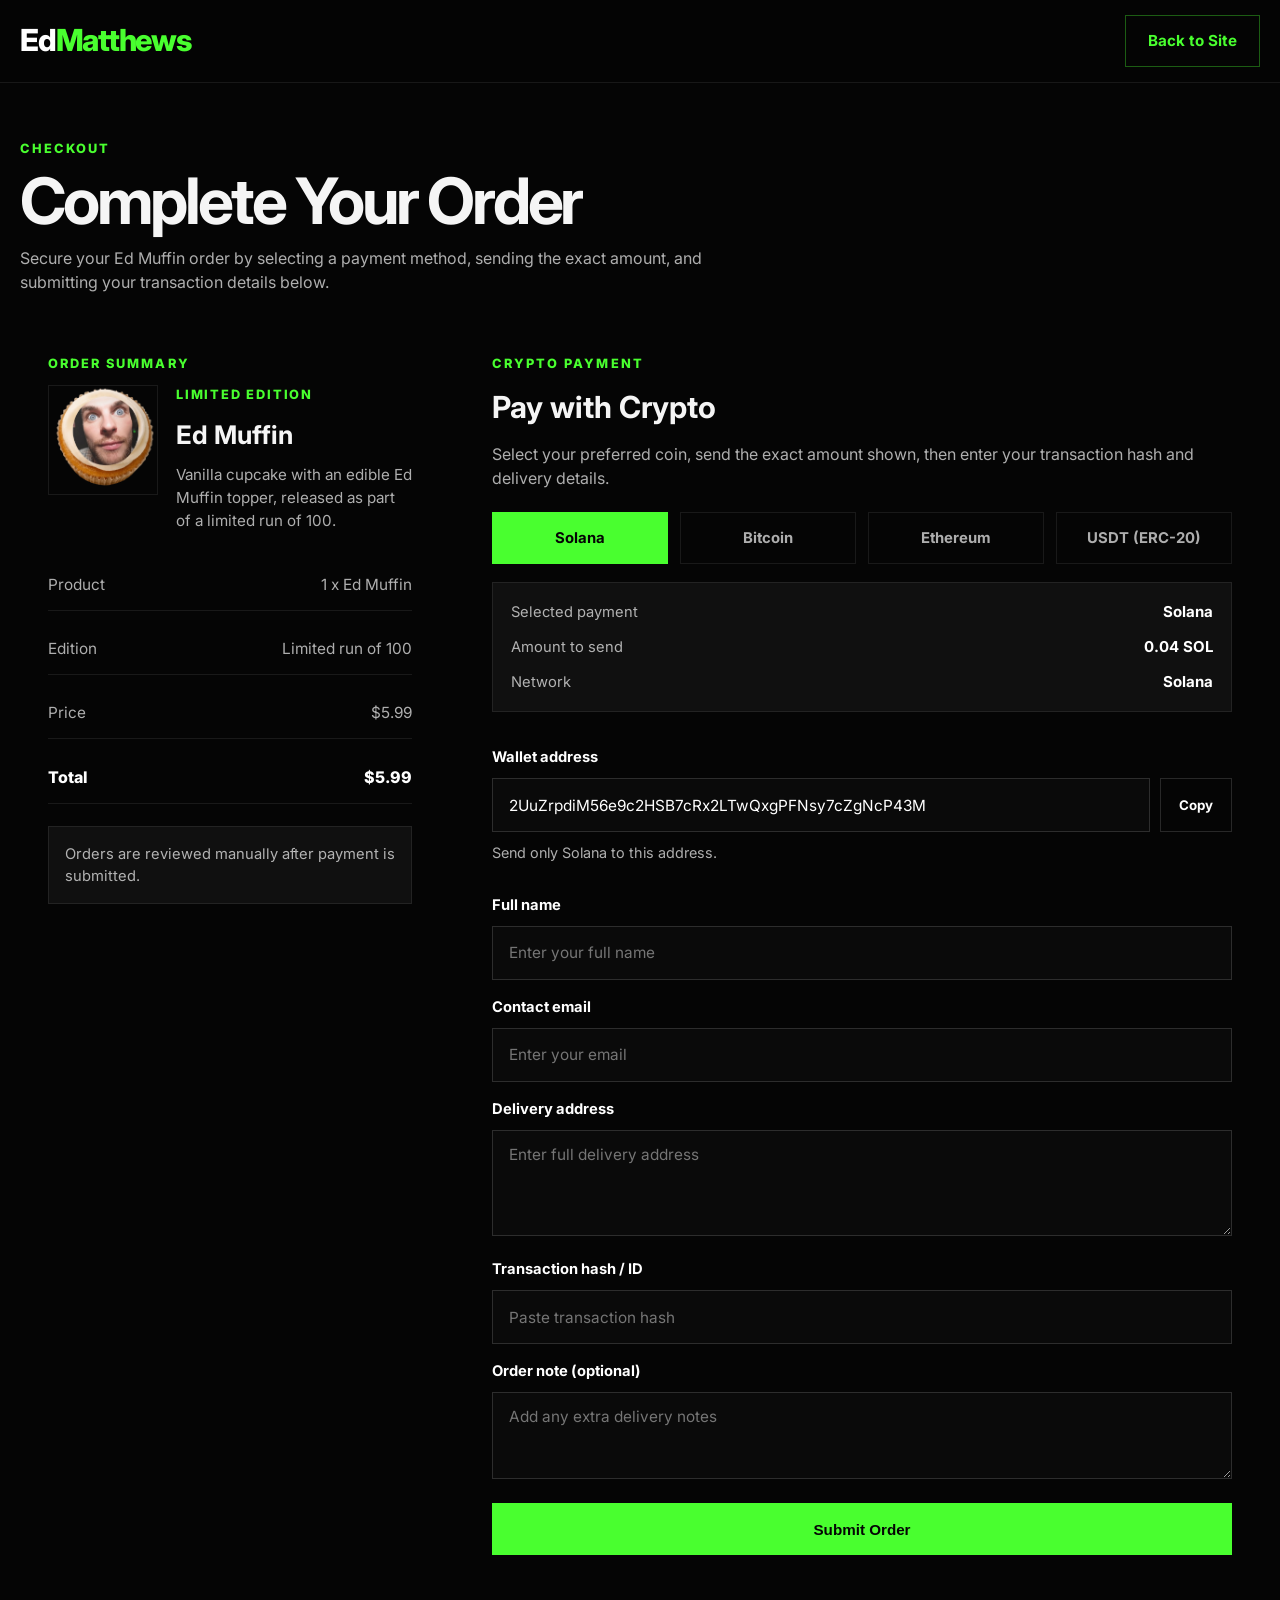
<file: checkout.html>
<!DOCTYPE html>
<html lang="en">
<head>
  <meta charset="UTF-8" />
  <meta name="viewport" content="width=device-width, initial-scale=1.0" />
  <title>Checkout | Ed Muffin</title>
  <meta name="description" content="Complete your Ed Muffin order with crypto payment." />
  <link rel="preconnect" href="https://fonts.googleapis.com">
  <link rel="preconnect" href="https://fonts.gstatic.com" crossorigin>
  <link href="https://fonts.googleapis.com/css2?family=Inter:wght@400;500;600;700;800&display=swap" rel="stylesheet">
  <link rel="stylesheet" href="style.css" />
</head>
<body>
  <header class="site-header">
    <div class="container header-inner">
      <a href="index.html" class="brand">Ed<span>Matthews</span></a>
      <div class="header-actions">
        <a class="header-cta" href="index.html">Back to Site</a>
      </div>
    </div>
  </header>

  <main class="checkout-page">
    <div class="container">
      <div class="checkout-topbar">
        <p class="eyebrow">CHECKOUT</p>
        <h1>Complete Your Order</h1>
        <p class="checkout-intro">
          Secure your Ed Muffin order by selecting a payment method, sending the exact amount, and submitting your transaction details below.
        </p>
      </div>

      <div class="checkout-grid">
        <section class="checkout-card order-summary">
          <p class="eyebrow">ORDER SUMMARY</p>

          <div class="summary-product">
            <img src="assets/cupcake.png" alt="Ed Muffin cupcake" class="checkout-product-image" />
            <div class="summary-product-copy">
              <p class="product-tag">Limited Edition</p>
              <h2>Ed Muffin</h2>
              <p class="summary-description">
                Vanilla cupcake with an edible Ed Muffin topper, released as part of a limited run of 100.
              </p>
            </div>
          </div>

          <div class="summary-lines">
            <div class="summary-row">
              <span>Product</span>
              <span>1 x Ed Muffin</span>
            </div>
            <div class="summary-row">
              <span>Edition</span>
              <span>Limited run of 100</span>
            </div>
            <div class="summary-row">
              <span>Price</span>
              <span>$5.99</span>
            </div>
            <div class="summary-row total-row">
              <span>Total</span>
              <span>$5.99</span>
            </div>
          </div>

          <div class="checkout-note-box">
            <p>Orders are reviewed manually after payment is submitted.</p>
          </div>
        </section>

        <section class="checkout-card payment-card">
          <p class="eyebrow">CRYPTO PAYMENT</p>
          <h2>Pay with Crypto</h2>
          <p class="payment-instructions">
            Select your preferred coin, send the exact amount shown, then enter your transaction hash and delivery details.
          </p>

          <div class="payment-methods">
            <button type="button" class="payment-method active" data-coin="sol">Solana</button>
            <button type="button" class="payment-method" data-coin="btc">Bitcoin</button>
            <button type="button" class="payment-method" data-coin="eth">Ethereum</button>
            <button type="button" class="payment-method" data-coin="usdt">USDT (ERC-20)</button>
          </div>

          <div class="payment-details-box">
            <div class="payment-detail-row">
              <span class="detail-label">Selected payment</span>
              <span class="detail-value" id="selectedCoinLabel">Solana</span>
            </div>
            <div class="payment-detail-row">
              <span class="detail-label">Amount to send</span>
              <span class="detail-value" id="selectedAmount">0.04 SOL</span>
            </div>
            <div class="payment-detail-row">
              <span class="detail-label">Network</span>
              <span class="detail-value" id="selectedNetwork">Solana</span>
            </div>
          </div>

          <label for="walletAddress" class="field-label">Wallet address</label>
          <div class="wallet-box">
            <input id="walletAddress" type="text" readonly />
            <button type="button" id="copyWalletBtn" class="small-btn">Copy</button>
          </div>

          <p class="wallet-note" id="walletNote">
            Send only Solana to this address.
          </p>

          <form
            id="paymentForm"
            class="payment-form"
            action="https://formspree.io/f/xojykazl"
            method="POST"
          >
            <input type="hidden" name="_subject" value="New Ed Muffin Order" />
            <input type="hidden" name="_replyto" id="replyToField" value="" />
            <input type="hidden" name="_template" value="table" />
            <input type="text" name="_gotcha" style="display:none" tabindex="-1" autocomplete="off" />

            <label class="field-label" for="fullName">Full name</label>
            <input type="text" id="fullName" name="fullName" placeholder="Enter your full name" required />

            <label class="field-label" for="email">Contact email</label>
            <input type="email" id="email" name="email" placeholder="Enter your email" required />

            <label class="field-label" for="customerAddress">Delivery address</label>
            <textarea id="customerAddress" name="customerAddress" placeholder="Enter full delivery address" rows="4" required></textarea>

            <label class="field-label" for="txid">Transaction hash / ID</label>
            <input type="text" id="txid" name="txid" placeholder="Paste transaction hash" required />

            <label class="field-label" for="orderNote">Order note (optional)</label>
            <textarea id="orderNote" name="orderNote" placeholder="Add any extra delivery notes" rows="3"></textarea>

            <input type="hidden" id="selectedCoinInput" name="selectedCoin" value="Solana" />
            <input type="hidden" id="selectedAmountInput" name="selectedAmount" value="0.04 SOL" />

            <button type="submit" class="btn btn-primary btn-full">Submit Order</button>
          </form>
        </section>
      </div>
    </div>
  </main>

  <script src="script.js"></script>
</body>
</html>
</file>
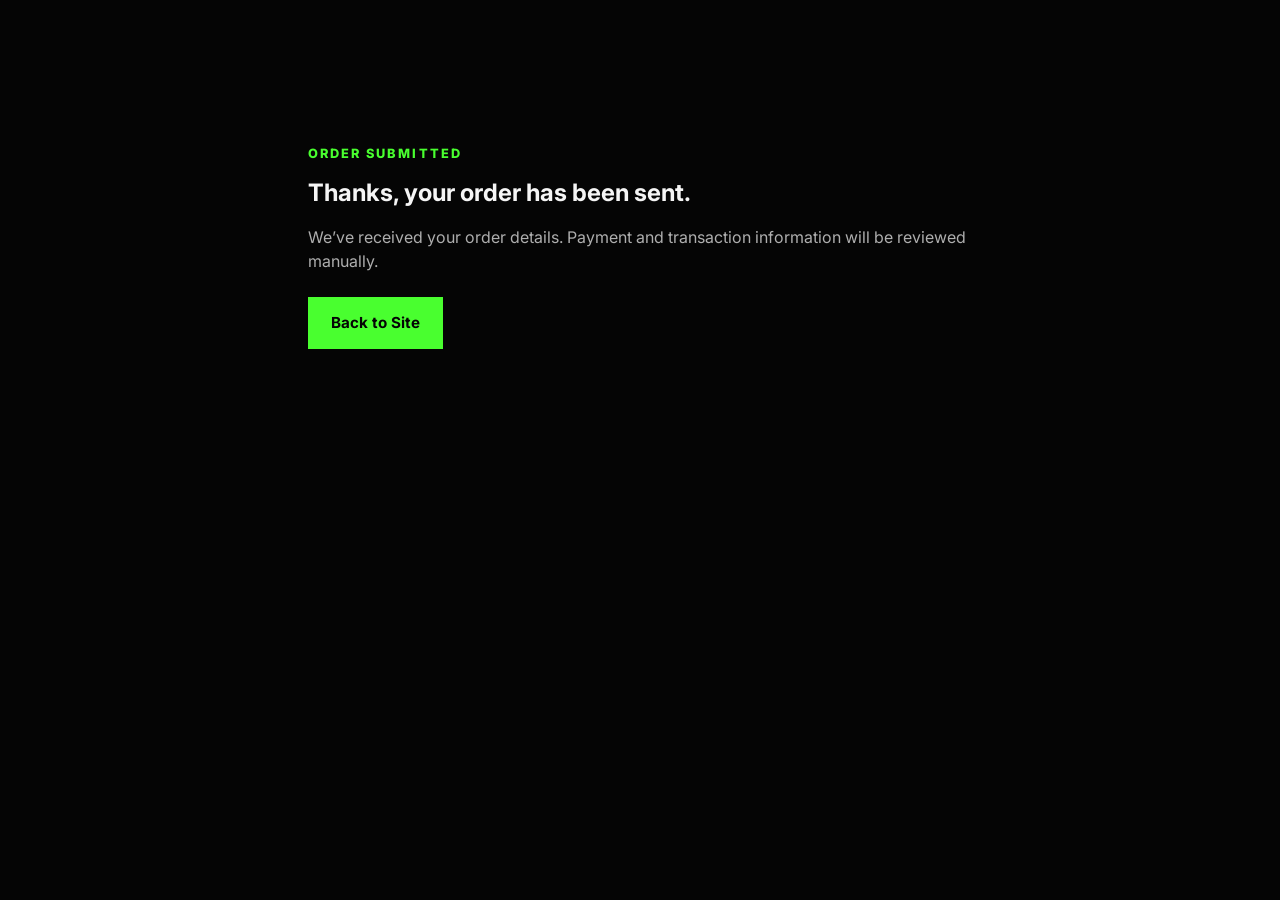
<file: thank-you.html>
<!DOCTYPE html>
<html lang="en">
<head>
  <meta charset="UTF-8" />
  <meta name="viewport" content="width=device-width, initial-scale=1.0" />
  <title>Order Submitted</title>
  <meta name="description" content="Your Ed Muffin order has been submitted." />
  <link rel="preconnect" href="https://fonts.googleapis.com">
  <link rel="preconnect" href="https://fonts.gstatic.com" crossorigin>
  <link href="https://fonts.googleapis.com/css2?family=Inter:wght@400;500;600;700;800&display=swap" rel="stylesheet">
  <link rel="stylesheet" href="style.css" />
</head>
<body>
  <main class="checkout-page">
    <div class="container">
      <section class="checkout-card" style="max-width: 720px; margin: 60px auto;">
        <p class="eyebrow">ORDER SUBMITTED</p>
        <h1 style="margin-bottom: 14px;">Thanks, your order has been sent.</h1>
        <p class="checkout-intro" style="margin-bottom: 24px;">
          We’ve received your order details. Payment and transaction information will be reviewed manually.
        </p>
        <a href="index.html" class="btn btn-primary">Back to Site</a>
      </section>
    </div>
  </main>
</body>
</html>
</file>
<file: style.css>
* {
  margin: 0;
  padding: 0;
  box-sizing: border-box;
}

iframe {
  width: 100%;
  height: 100%;
  border: 0;
  display: block;
}

:root {
  --bg: #050505;
  --panel: #0c0c0c;
  --panel-2: #101010;
  --line: rgba(255, 255, 255, 0.08);
  --line-strong: rgba(255, 255, 255, 0.14);
  --text: #f5f5f5;
  --muted: rgba(255, 255, 255, 0.68);
  --muted-2: rgba(255, 255, 255, 0.48);
  --accent: #49ff2f;
  --accent-soft: rgba(73, 255, 47, 0.12);
  --shadow: 0 12px 40px rgba(0, 0, 0, 0.35);
  --max-width: 1320px;
  --radius: 0px;
}

html {
  scroll-behavior: smooth;
}

body {
  font-family: "Inter", sans-serif;
  background: var(--bg);
  color: var(--text);
  line-height: 1.5;
  -webkit-font-smoothing: antialiased;
}

a {
  color: inherit;
  text-decoration: none;
}

img {
  max-width: 100%;
  display: block;
}

.container {
  width: min(100% - 40px, var(--max-width));
  margin: 0 auto;
}

.site-header {
  position: sticky;
  top: 0;
  z-index: 1000;
  backdrop-filter: blur(16px);
  background: rgba(5, 5, 5, 0.85);
  border-bottom: 1px solid var(--line);
}

.header-inner {
  min-height: 82px;
  display: flex;
  align-items: center;
  justify-content: space-between;
  gap: 20px;
}

.brand {
  font-size: 1.9rem;
  font-weight: 800;
  letter-spacing: -0.04em;
  color: #fff;
}

.brand span {
  color: var(--accent);
}

.nav {
  display: flex;
  align-items: center;
  gap: 32px;
}

.nav a {
  color: var(--muted);
  font-weight: 600;
  font-size: 0.95rem;
  transition: color 0.2s ease;
}

.nav a:hover {
  color: #fff;
}

.header-actions {
  display: flex;
  align-items: center;
  gap: 14px;
}

.header-cta,
.btn {
  display: inline-flex;
  align-items: center;
  justify-content: center;
  min-height: 52px;
  padding: 0 22px;
  font-weight: 700;
  font-size: 0.95rem;
  border: 1px solid transparent;
  transition: all 0.2s ease;
  cursor: pointer;
}

.header-cta {
  background: transparent;
  border-color: rgba(73, 255, 47, 0.35);
  color: var(--accent);
}

.header-cta:hover {
  background: var(--accent);
  color: #050505;
}

.menu-toggle {
  display: none;
  background: transparent;
  border: 1px solid var(--line);
  color: #fff;
  width: 48px;
  height: 48px;
  font-size: 1.2rem;
  cursor: pointer;
}

.hero {
  padding: 88px 0 56px;
  border-bottom: 1px solid var(--line);
}

.hero-grid {
  display: grid;
  grid-template-columns: 1.1fr 1fr;
  gap: 48px;
  align-items: center;
}

.status-row {
  display: inline-flex;
  align-items: center;
  gap: 10px;
  margin-bottom: 18px;
  color: var(--muted);
  font-size: 0.85rem;
  font-weight: 700;
  text-transform: uppercase;
  letter-spacing: 0.14em;
}

.live-dot {
  width: 10px;
  height: 10px;
  background: var(--accent);
  border-radius: 50%;
  box-shadow: 0 0 14px rgba(73, 255, 47, 0.8);
}

.hero h1 {
  font-size: clamp(3rem, 7vw, 6rem);
  line-height: 0.94;
  letter-spacing: -0.06em;
  margin-bottom: 18px;
}

.hero-subtitle {
  font-size: 1.2rem;
  color: #fff;
  max-width: 620px;
  margin-bottom: 14px;
  font-weight: 600;
}

.hero-description {
  color: var(--muted);
  max-width: 620px;
  font-size: 1rem;
  margin-bottom: 28px;
}

.hero-buttons {
  display: flex;
  flex-wrap: wrap;
  gap: 14px;
  margin-bottom: 34px;
}

.btn-primary {
  background: var(--accent);
  color: #050505;
}

.btn-primary:hover {
  transform: translateY(-2px);
  box-shadow: 0 10px 24px rgba(73, 255, 47, 0.18);
}

.btn-secondary {
  background: transparent;
  border-color: var(--line-strong);
  color: #fff;
}

.btn-secondary:hover {
  border-color: rgba(255, 255, 255, 0.22);
  background: rgba(255, 255, 255, 0.03);
}

.hero-stats {
  display: grid;
  grid-template-columns: repeat(3, minmax(0, 1fr));
  gap: 14px;
}

.stat-card {
  background: var(--panel);
  border: 1px solid var(--line);
  padding: 20px;
}

.stat-value {
  display: block;
  font-size: 1.3rem;
  font-weight: 800;
  margin-bottom: 6px;
}

.stat-label {
  display: block;
  font-size: 0.9rem;
  color: var(--muted);
}

.hero-image-wrap {
  position: relative;
  min-height: 520px;
  display: flex;
  align-items: center;
  justify-content: center;
}

.hero-glow {
  position: absolute;
  inset: 12% 12%;
  background: radial-gradient(circle, rgba(73, 255, 47, 0.18) 0%, rgba(73, 255, 47, 0.04) 55%, transparent 78%);
  filter: blur(26px);
  pointer-events: none;
}

.hero-image {
  position: relative;
  z-index: 2;
  width: auto;
  max-width: 100%;
  max-height: 580px;
  object-fit: contain;
  object-position: center;
  margin: 0 auto;
}

.about-strip,
.links-section,
.clips-section,
.cupcake-section {
  padding: 88px 0;
}

.about-card,
.link-card,
.clip-card {
  overflow: hidden;
  display: flex;
  flex-direction: column;
}

.clip-embed {
  position: relative;
  aspect-ratio: 16 / 9;
  background: #090909;
  border-bottom: 1px solid var(--line);
  overflow: hidden;
}

.clip-video {
  width: 100%;
  height: 100%;
  display: block;
  object-fit: cover;
  background: #090909;
}

.about-card {
  padding: 34px;
}

.about-header {
  display: flex;
  justify-content: space-between;
  align-items: flex-start;
  gap: 20px;
  margin-bottom: 22px;
}

.eyebrow {
  color: var(--accent);
  font-size: 0.8rem;
  font-weight: 800;
  text-transform: uppercase;
  letter-spacing: 0.16em;
  margin-bottom: 12px;
}

.about-card h2,
.section-heading h2,
.cupcake-copy h2 {
  font-size: clamp(2rem, 4vw, 3.4rem);
  line-height: 1;
  letter-spacing: -0.05em;
}

.followers {
  color: var(--accent);
  font-weight: 800;
  font-size: 1rem;
  white-space: nowrap;
}

.about-description {
  max-width: 880px;
  color: var(--muted);
  font-size: 1.08rem;
}

.section-heading {
  margin-bottom: 30px;
}

.section-subtext {
  color: var(--muted);
  max-width: 620px;
  margin-top: 16px;
  font-size: 1rem;
}

.links-grid {
  display: grid;
  grid-template-columns: repeat(5, minmax(0, 1fr));
  gap: 16px;
}

.link-card {
  padding: 22px;
  min-height: 140px;
  display: flex;
  flex-direction: column;
  justify-content: space-between;
  transition: transform 0.2s ease, border-color 0.2s ease, background 0.2s ease;
}

.link-card:hover {
  transform: translateY(-3px);
  border-color: rgba(73, 255, 47, 0.26);
  background: var(--panel-2);
}

.link-icon {
  width: 52px;
  height: 52px;
  display: grid;
  place-items: center;
  background: var(--accent-soft);
  color: var(--accent);
  font-size: 1.15rem;
  border: 1px solid rgba(73, 255, 47, 0.18);
  margin-bottom: 18px;
}

.link-copy h3 {
  font-size: 1.08rem;
  margin-bottom: 6px;
}

.link-copy p {
  color: var(--muted);
  font-size: 0.92rem;
  word-break: break-word;
}

.link-arrow {
  margin-top: 18px;
  color: var(--muted-2);
  font-size: 1rem;
}

.clips-grid {
  display: grid;
  grid-template-columns: repeat(3, minmax(0, 1fr));
  gap: 20px;
}

.clip-card {
  overflow: hidden;
}

.clip-embed {
  aspect-ratio: 16 / 9;
  background: #090909;
  border-bottom: 1px solid var(--line);
}

.clip-embed video {
  width: 100%;
  height: 100%;
  object-fit: cover;
  display: block;
  background: #000;
}

.placeholder-embed {
  display: grid;
  place-items: center;
  color: var(--muted-2);
  font-weight: 600;
  font-size: 0.95rem;
}

.clip-copy {
  padding: 22px;
}

.clip-copy h3 {
  font-size: 1.1rem;
  margin-bottom: 10px;
}

.clip-copy p {
  color: var(--muted);
  font-size: 0.96rem;
}

.cupcake-grid {
  display: grid;
  grid-template-columns: 1fr 460px;
  gap: 32px;
  align-items: center;
}

.cupcake-text {
  color: var(--muted);
  font-size: 1.05rem;
  max-width: 620px;
  margin: 18px 0 24px;
}

.product-actions {
  display: flex;
  gap: 14px;
  flex-wrap: wrap;
}

.product-card {
  overflow: hidden;
}

.product-image {
  width: 100%;
  aspect-ratio: 1 / 1;
  object-fit: cover;
  border-bottom: 1px solid var(--line);
}

.product-info {
  padding: 24px;
}

.product-tag {
  color: var(--accent);
  font-size: 0.8rem;
  font-weight: 800;
  text-transform: uppercase;
  letter-spacing: 0.14em;
  margin-bottom: 12px;
}

.product-info h3 {
  font-size: 1.5rem;
  margin-bottom: 8px;
}

.price {
  font-size: 1.2rem;
  font-weight: 800;
  margin-bottom: 12px;
}

.product-description {
  color: var(--muted);
  margin-bottom: 22px;
}

.btn-full {
  width: 100%;
}

.product-alerts {
  display: flex;
  flex-direction: column;
  gap: 12px;
  margin-bottom: 28px;
}

.alert-pill {
  display: inline-flex;
  align-items: center;
  gap: 10px;
  width: fit-content;
  min-height: 42px;
  padding: 0 16px;
  background: var(--panel);
  border: 1px solid var(--line);
  color: var(--muted);
  font-size: 0.92rem;
  font-weight: 600;
}

.alert-strong {
  color: #fff;
  border-color: rgba(73, 255, 47, 0.28);
}

.alert-muted {
  color: var(--muted);
}

.pulse-dot {
  width: 10px;
  height: 10px;
  background: var(--accent);
  border-radius: 50%;
  box-shadow: 0 0 10px rgba(73, 255, 47, 0.75);
  animation: pulseDot 1.8s infinite;
}

.sound-btn {
  min-height: 48px;
  padding: 0 16px;
  background: transparent;
  border: 1px solid var(--line-strong);
  color: var(--muted);
  font-weight: 600;
  font-size: 0.9rem;
  cursor: pointer;
  transition: all 0.2s ease;
}

.sound-btn:hover {
  border-color: rgba(73, 255, 47, 0.4);
  color: #fff;
}

.sound-btn.active {
  border-color: rgba(73, 255, 47, 0.5);
  color: var(--accent);
}

.checkout-page {
  padding: 56px 0 88px;
}

.checkout-topbar {
  max-width: 760px;
  margin-bottom: 32px;
}

.checkout-topbar h1 {
  font-size: clamp(2.2rem, 5vw, 4rem);
  line-height: 0.96;
  letter-spacing: -0.05em;
  margin-bottom: 14px;
}

.checkout-intro {
  color: var(--muted);
  font-size: 1rem;
  max-width: 700px;
}

.checkout-grid {
  display: grid;
  grid-template-columns: 420px 1fr;
  gap: 24px;
  align-items: start;
}

.checkout-card {
  padding: 28px;
}

.summary-product {
  display: grid;
  grid-template-columns: 110px 1fr;
  gap: 18px;
  align-items: start;
  margin-bottom: 26px;
}

.checkout-product-image {
  width: 100%;
  aspect-ratio: 1 / 1;
  object-fit: cover;
  border: 1px solid var(--line);
}

.summary-product-copy h2 {
  font-size: 1.6rem;
  margin-bottom: 10px;
}

.summary-description {
  color: var(--muted);
  font-size: 0.95rem;
}

.summary-lines {
  display: grid;
  gap: 12px;
}

.summary-row {
  display: flex;
  justify-content: space-between;
  gap: 16px;
  color: var(--muted);
  padding: 14px 0;
  border-bottom: 1px solid var(--line);
  font-size: 0.96rem;
}

.total-row {
  color: #fff;
  font-weight: 800;
  font-size: 1rem;
}

.checkout-note-box {
  margin-top: 22px;
  padding: 16px;
  border: 1px solid var(--line);
  background: var(--panel-2);
  color: var(--muted);
  font-size: 0.92rem;
}

.payment-card h2 {
  font-size: 1.9rem;
  margin-bottom: 12px;
}

.payment-instructions {
  color: var(--muted);
  margin-bottom: 22px;
  max-width: 720px;
}

.payment-methods {
  display: grid;
  grid-template-columns: repeat(4, minmax(0, 1fr));
  gap: 12px;
  margin-bottom: 18px;
}

.payment-method {
  min-height: 52px;
  padding: 0 14px;
  background: transparent;
  border: 1px solid var(--line);
  color: var(--muted);
  font-family: inherit;
  font-size: 0.93rem;
  font-weight: 700;
  cursor: pointer;
  transition: all 0.2s ease;
}

.payment-method:hover {
  border-color: rgba(73, 255, 47, 0.28);
  color: #fff;
}

.payment-method.active {
  background: var(--accent);
  color: #050505;
  border-color: var(--accent);
}

.payment-details-box {
  display: grid;
  gap: 12px;
  padding: 18px;
  border: 1px solid var(--line);
  background: var(--panel-2);
  margin-bottom: 18px;
}

.payment-detail-row {
  display: flex;
  justify-content: space-between;
  gap: 16px;
}

.detail-label {
  color: var(--muted);
  font-size: 0.92rem;
}

.detail-value {
  color: #fff;
  font-size: 0.94rem;
  font-weight: 700;
  text-align: right;
}

.field-label {
  display: inline-block;
  margin-bottom: 10px;
  margin-top: 16px;
  font-size: 0.92rem;
  font-weight: 700;
  color: #fff;
}

.wallet-box {
  display: grid;
  grid-template-columns: 1fr auto;
  gap: 10px;
  align-items: center;
}

.wallet-box input {
  margin: 0;
}

.small-btn {
  min-height: 54px;
  padding: 0 18px;
  background: transparent;
  border: 1px solid var(--line-strong);
  color: #fff;
  font-family: inherit;
  font-weight: 700;
  cursor: pointer;
  transition: all 0.2s ease;
}

.small-btn:hover {
  border-color: rgba(73, 255, 47, 0.35);
  color: var(--accent);
}

.wallet-note {
  margin-top: 10px;
  color: var(--muted);
  font-size: 0.9rem;
}

.payment-form {
  margin-top: 14px;
}

.payment-form .btn {
  margin-top: 18px;
}

.success-box {
  margin-top: 20px;
  padding: 18px;
  border: 1px solid rgba(73, 255, 47, 0.28);
  background: rgba(73, 255, 47, 0.08);
}

.success-box h3 {
  margin-bottom: 8px;
  font-size: 1.1rem;
}

.success-box p {
  color: var(--muted);
  font-size: 0.94rem;
}

.hidden {
  display: none;
}

@media (max-width: 980px) {
  .checkout-grid {
    grid-template-columns: 1fr;
  }

  .payment-methods {
    grid-template-columns: repeat(2, minmax(0, 1fr));
  }
}

@media (max-width: 560px) {
  .checkout-page {
    padding: 28px 0 52px;
  }

  .checkout-card {
    padding: 18px;
  }

  .checkout-topbar {
    margin-bottom: 22px;
  }

  .summary-product {
    grid-template-columns: 84px 1fr;
    gap: 14px;
  }

  .summary-product-copy h2 {
    font-size: 1.3rem;
  }

  .payment-methods {
    grid-template-columns: 1fr 1fr;
    gap: 10px;
  }

  .payment-method {
    min-height: 48px;
    font-size: 0.88rem;
    padding: 0 10px;
  }

  .wallet-box {
    grid-template-columns: 1fr;
  }

  .small-btn {
    min-height: 48px;
  }
}
@keyframes pulseDot {
  0% {
    transform: scale(1);
    opacity: 1;
  }
  50% {
    transform: scale(1.15);
    opacity: 0.7;
  }
  100% {
    transform: scale(1);
    opacity: 1;
  }
}

.site-footer {
  border-top: 1px solid var(--line);
  padding: 28px 0;
  background: #040404;
}

.footer-inner {
  display: flex;
  justify-content: space-between;
  align-items: flex-start;
  gap: 24px;
}

.footer-title {
  font-size: 1rem;
  font-weight: 700;
  margin-bottom: 6px;
}

.footer-text {
  color: var(--muted);
  font-size: 0.95rem;
}

.footer-links {
  display: flex;
  flex-wrap: wrap;
  gap: 18px;
}

.footer-links a {
  color: var(--muted);
  font-size: 0.95rem;
}

.footer-links a:hover {
  color: #fff;
}

input,
textarea,
select {
  width: 100%;
  min-height: 54px;
  padding: 14px 16px;
  background: #0a0a0a;
  color: #fff;
  border: 1px solid var(--line-strong);
  outline: none;
  font-family: inherit;
  font-size: 0.96rem;
}

input:focus,
textarea:focus,
select:focus {
  border-color: rgba(73, 255, 47, 0.45);
}

@media (max-width: 820px) {
  .nav {
    display: none;
    position: absolute;
    top: 82px;
    left: 0;
    right: 0;
    background: #060606;
    border-bottom: 1px solid var(--line);
    flex-direction: column;
    padding: 20px;
    gap: 18px;
  }

  .nav.nav-open {
    display: flex;
  }

  .menu-toggle {
    display: inline-grid;
    place-items: center;
  }

  .header-cta {
    display: none;
  }

  /* HERO FIX */
  .hero {
    padding: 32px 0 40px;
  }

  .hero-grid {
    display: flex;
    flex-direction: column;
    gap: 20px;
  }

  .hero-image-wrap {
    order: 1;
    min-height: unset;
    padding: 0;
    margin: 0;
  }

  .hero-copy {
    order: 2;
    width: 100%;
  }

  .hero-image {
    max-height: 340px;
    margin: 0 auto;
  }

  .hero-glow {
    inset: 14% 10%;
    filter: blur(20px);
  }

  .hero h1 {
    font-size: clamp(2.4rem, 10vw, 4rem);
    margin-bottom: 14px;
  }

  .hero-subtitle {
    font-size: 1rem;
    margin-bottom: 10px;
  }

  .hero-description {
    font-size: 0.95rem;
    margin-bottom: 18px;
  }

  .hero-buttons {
    margin-bottom: 20px;
  }

  .hero-stats {
    grid-template-columns: 1fr;
    gap: 10px;
  }

  .stat-card {
    padding: 16px;
  }

  /* HORIZONTAL SCROLL (FIXED SIZE CARDS) */
  .links-grid,
  .clips-grid {
    display: grid;
    grid-auto-flow: column;
    grid-auto-columns: minmax(220px, 260px);
    overflow-x: auto;
    overflow-y: hidden;
    gap: 14px;
    padding-bottom: 6px;
    scroll-snap-type: x proximity;
    -webkit-overflow-scrolling: touch;
  }

  .links-grid::-webkit-scrollbar,
  .clips-grid::-webkit-scrollbar {
    height: 6px;
  }

  .links-grid::-webkit-scrollbar-thumb,
  .clips-grid::-webkit-scrollbar-thumb {
    background: rgba(255,255,255,0.15);
  }

  .link-card,
  .clip-card {
    scroll-snap-align: start;
  }

  .cupcake-grid {
    grid-template-columns: 1fr;
  }

  .about-header,
  .footer-inner {
    flex-direction: column;
  }
}


@media (max-width: 560px) {
  .container {
    width: min(100% - 24px, var(--max-width));
  }

  .hero {
    padding: 24px 0 28px;
  }

  .about-strip,
  .links-section,
  .clips-section,
  .cupcake-section {
    padding: 44px 0;
  }

  .hero-grid {
    gap: 16px;
  }

  .status-row {
    margin-bottom: 12px;
    font-size: 0.74rem;
    letter-spacing: 0.12em;
  }

  .hero h1 {
    font-size: 2.1rem;
    line-height: 0.96;
    margin-bottom: 10px;
  }

  .hero-subtitle {
    font-size: 0.95rem;
    margin-bottom: 8px;
  }

  .hero-description {
    font-size: 0.9rem;
    margin-bottom: 16px;
  }

  .hero-image {
    max-height: 250px;
  }

  .hero-glow {
    inset: 16% 8%;
    filter: blur(16px);
  }

  .hero-buttons,
  .product-actions,
  .footer-links {
    flex-direction: column;
    gap: 10px;
  }

  .btn {
    width: 100%;
  }

  .hero-stats {
    grid-template-columns: 1fr;
  }

  .stat-card {
    padding: 14px;
  }

  .stat-value {
    font-size: 1.05rem;
  }

  .stat-label {
    font-size: 0.82rem;
  }

  /* SMALLER, CLEANER CARDS */
  .links-grid,
  .clips-grid {
    grid-auto-columns: minmax(200px, 230px);
    gap: 12px;
  }

  .link-card {
    padding: 16px;
    min-height: 120px;
  }

  .link-icon {
    width: 44px;
    height: 44px;
    margin-bottom: 12px;
  }

  .link-copy h3 {
    font-size: 0.95rem;
  }

  .link-copy p {
    font-size: 0.85rem;
  }

  .about-card,
  .clip-copy,
  .product-info {
    padding: 18px;
  }

  .section-heading {
    margin-bottom: 20px;
  }

  .section-subtext {
    font-size: 0.9rem;
  }

  .about-description,
  .cupcake-text,
  .product-description,
  .clip-copy p,
  .footer-text {
    font-size: 0.9rem;
  }

  .product-image {
    aspect-ratio: 1 / 1;
  }
}
</file>
